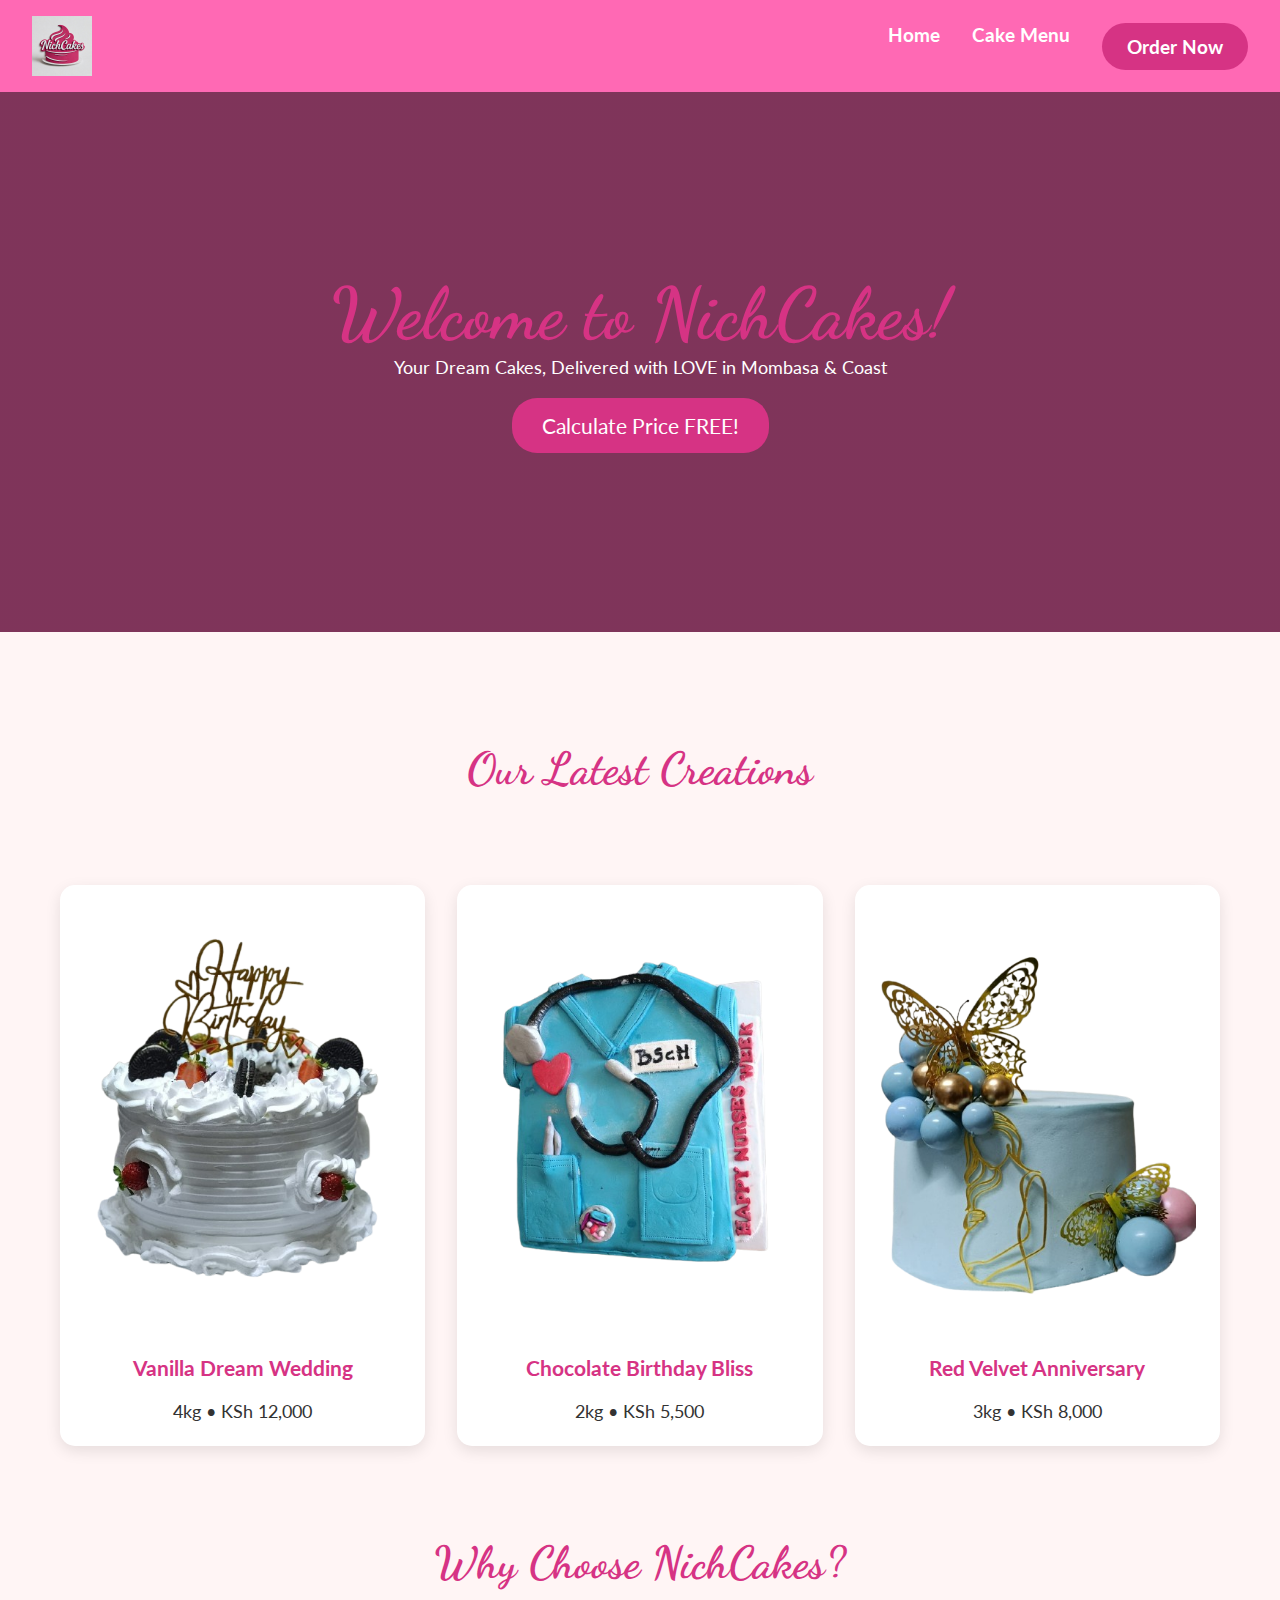
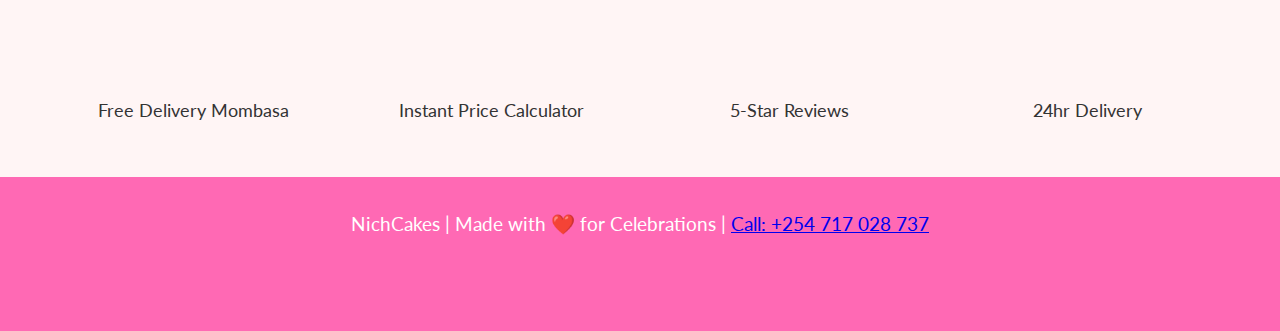
<file: index.html>
<!DOCTYPE html>
<html lang="en">
<head>
    <meta charset="UTF-8">
    <meta name="viewport" content="width=device-width, initial-scale=1.0">
    <title>NichCakes | Custom Celebration Cakes Mombasa | Order Now!</title>
    <meta name="description" content="Custom cakes Mombasa! Wedding, Birthday, Anniversary. From KSh 2,500. FREE calculator + delivery. Order NichCakes today!">
    <meta name="keywords" content="cakes Mombasa, birthday cake, wedding cake, custom cake, cake delivery Kilifi">
    <meta property="og:title" content="NichCakes | Best Custom Cakes Mombasa">
    <meta property="og:description" content="Delicious custom cakes! Calculate price instantly. Delivery available.">
    <meta property="og:image" content="https://nichcakes.com/assets/logo.png">
    <meta property="og:url" content="https://nichcakes.com/">
    <link rel="canonical" href="https://nichcakes.com/">
    <link rel="icon" href="./assets/logo.png">
    <link href="https://fonts.googleapis.com/css2?family=Dancing+Script:wght@700&family=Lato:wght@400;700&display=swap" rel="stylesheet">
    <link rel="stylesheet" href="./style.css">
    <!-- GA4 -->
    <script async src="https://www.googletagmanager.com/gtag/js?id=G-05M38MYK0G"></script>
    <script>
      window.dataLayer = window.dataLayer || [];
      function gtag(){dataLayer.push(arguments);}
      gtag('js', new Date());
      gtag('config', 'G-05M38MYK0G');
    </script>
</head>
<body>
    <header>
        <nav class="navbar">
            <img src="./assets/logo.png" alt="NichCakes Logo" class="logo">
            <div class="nav-links">
                <a href="index.html">Home</a>
                <a href="cake-menu.html">Cake Menu</a>
                <a href="order-now.html" class="cta-btn">Order Now</a>
            </div>
        </nav>
        <div class="hero">
            <div class="hero-content">
                <h1>Welcome to NichCakes!</h1>
                <p>Your Dream Cakes, Delivered with LOVE in Mombasa & Coast</p>
                <a href="order-now.html" class="hero-btn">Calculate Price FREE!</a>
            </div>
        </div>
    </header>

    <main class="container">
        <section class="cakes-showcase">
            <h2>Our Latest Creations</h2>
            <div class="cakes-grid">
                <div class="cake-card">
                    <img src="./assets/cake1.jpg" alt="Wedding Cake">
                    <h3>Vanilla Dream Wedding</h3>
                    <p>4kg • KSh 12,000</p>
                </div>
                <div class="cake-card">
                    <img src="./assets/cake2.jpg" alt="Birthday Cake">
                    <h3>Chocolate Birthday Bliss</h3>
                    <p>2kg • KSh 5,500</p>
                </div>
                <div class="cake-card">
                    <img src="./assets/cake3.jpg" alt="Anniversary Cake">
                    <h3>Red Velvet Anniversary</h3>
                    <p>3kg • KSh 8,000</p>
                </div>
            </div>
        </section>

        <section class="why-us">
            <h2>Why Choose NichCakes?</h2>
            <div class="features">
                <div class="feature"><i class="fas fa-truck"></i><span>Free Delivery Mombasa</span></div>
                <div class="feature"><i class="fas fa-calculator"></i><span>Instant Price Calculator</span></div>
                <div class="feature"><i class="fas fa-star"></i><span>5-Star Reviews</span></div>
                <div class="feature"><i class="fas fa-clock"></i><span>24hr Delivery</span></div>
            </div>
        </section>
    </main>

    <footer>
        <p>NichCakes | Made with ❤️ for Celebrations | <a href="tel:+254717028737">Call: +254 717 028 737</a></p>
        <div class="social">
            <a href="https://wa.me/254717028737" target="_blank"><i class="fab fa-whatsapp"></i></a>
            <a href="https://instagram.com/nichcakes" target="_blank"><i class="fab fa-instagram"></i></a>
        </div>
    </footer>

    <script src="./scripts/main.js"></script>
</body>
</html>
</file>
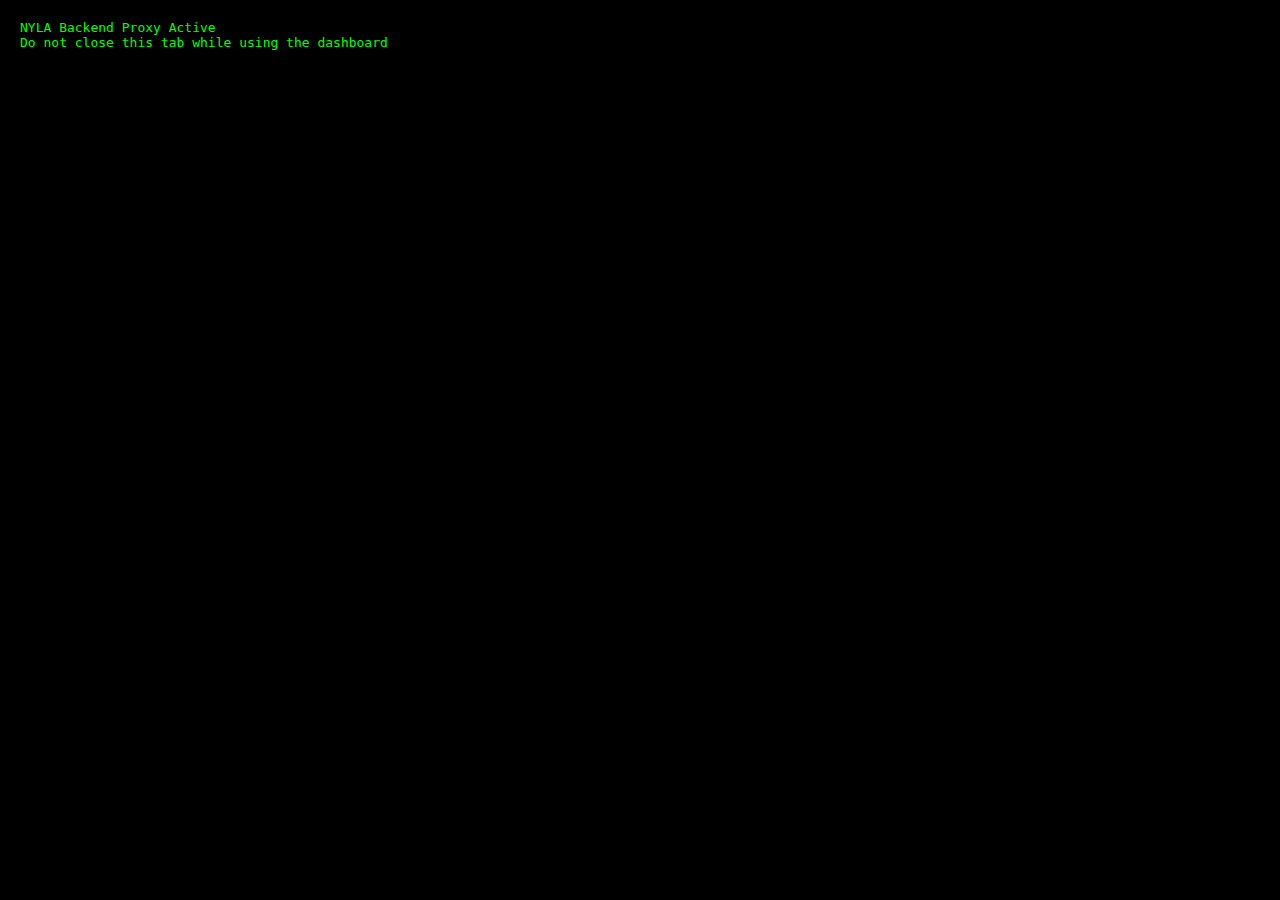
<file: backend.html>
<!DOCTYPE html>
<html>
<head>
  <meta charset="utf-8">
  <title>NYLA Backend Proxy</title>
  <script>
    const SECRET = "nyla2025";
    const SCRIPT_URL = "https://script.google.com/macros/s/AKfycbwjZV7O5sRKDxe1MkrbVLJkHis4bL4gg_2Hl60YiqMTyKvNR1nUZKKU9_rqfMBVKI3Jpg/exec";

    // Listen for messages from your dashboard
    window.addEventListener("message", async (event) => {
      // Only accept messages from your dashboard (change if you host elsewhere)
      if (!event.origin.includes("github.io") && event.origin !== "file://" && location.origin !== event.origin) return;

      const {id, action, project, payload} = event.data;

      try {
        let url = SCRIPT_URL;
        let options = {};

        if (action === "get") {
          url += `?action=get&project=${project}&secret=${SECRET}`;
        } else {
          options = {
            method: "POST",
            mode: "no-cors", // important
            body: JSON.stringify({action, project, secret: SECRET, ...payload})
          };
        }

        const res = await fetch(url, options);
        const text = await res.text();

        let data;
        try { data = JSON.parse(text); }
        catch(e) { data = {success: false, error: "Invalid JSON", raw: text}; }

        // Send result back
        event.source.postMessage({id, success: true, data}, event.origin);
      } catch (err) => {
        event.source.postMessage({id, success: false, error: err.message}, event.origin);
      };
    });

    // Let parent know we are ready
    window.parent.postMessage({type: "BACKEND_READY"}, "*");
  </script>
</head>
<body style="margin:0;background:#000;color:#0f0;font-family:monospace;padding:20px;">
  NYLA Backend Proxy Active<br>
  Do not close this tab while using the dashboard
</body>
</html>
</file>
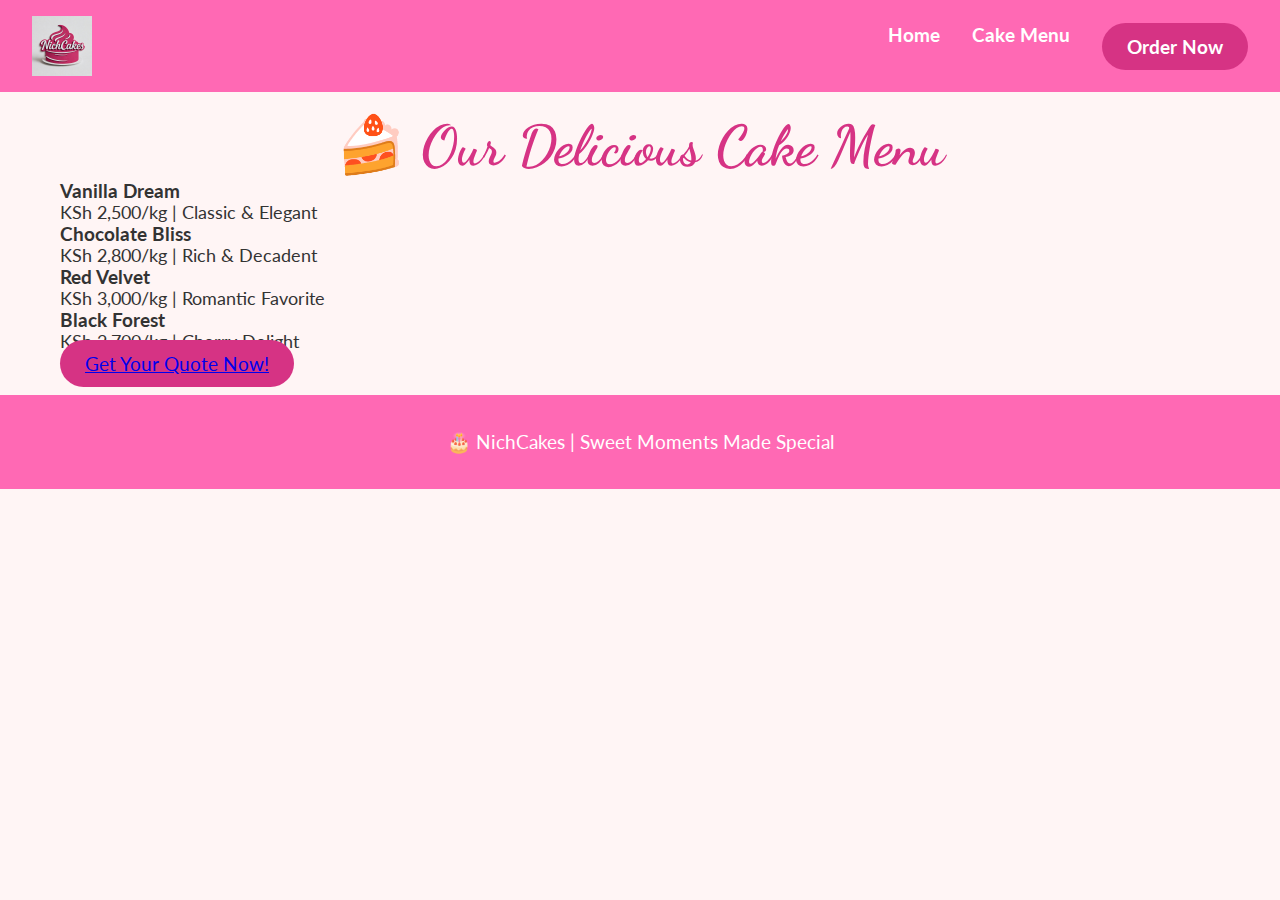
<file: cake-menu.html>
<!DOCTYPE html>
<html lang="en">
<head>
    <meta charset="UTF-8">
    <meta name="viewport" content="width=device-width, initial-scale=1.0">
    <title>Cake Menu | NichCakes Mombasa</title>
    <meta name="description" content="Vanilla, Chocolate, Red Velvet, Black Forest. Prices from KSh 2,500/kg. Custom designs!">
    <link rel="icon" href="./assets/logo.png">
    <link href="https://fonts.googleapis.com/css2?family=Dancing+Script:wght@700&family=Lato:wght@400;700&display=swap" rel="stylesheet">
    <link rel="stylesheet" href="./style.css">
    <script async src="https://www.googletagmanager.com/gtag/js?id=G-05M38MYK0G"></script>
    <script>
      window.dataLayer = window.dataLayer || [];
      function gtag(){dataLayer.push(arguments);}
      gtag('js', new Date());
      gtag('config', 'G-05M38MYK0G');
    </script>
</head>
<body>
    <header>
        <nav class="navbar">
            <img src="./assets/logo.png" alt="NichCakes Logo" class="logo">
            <div class="nav-links">
                <a href="index.html">Home</a>
                <a href="cake-menu.html">Cake Menu</a>
                <a href="order-now.html" class="cta-btn">Order Now</a>
            </div>
        </nav>
    </header>

    <main class="container">
        <h1>🍰 Our Delicious Cake Menu</h1>
        <div class="menu-grid">
            <div class="menu-item">
                <h3>Vanilla Dream</h3>
                <p>KSh 2,500/kg | Classic & Elegant</p>
            </div>
            <div class="menu-item">
                <h3>Chocolate Bliss</h3>
                <p>KSh 2,800/kg | Rich & Decadent</p>
            </div>
            <div class="menu-item">
                <h3>Red Velvet</h3>
                <p>KSh 3,000/kg | Romantic Favorite</p>
            </div>
            <div class="menu-item">
                <h3>Black Forest</h3>
                <p>KSh 2,700/kg | Cherry Delight</p>
            </div>
        </div>
        <a href="order-now.html" class="cta-btn full">Get Your Quote Now!</a>
    </main>

    <footer>
        <p>🎂 NichCakes | Sweet Moments Made Special</p>
    </footer>

    <script src="./scripts/main.js"></script>
</body>
</html>
</file>
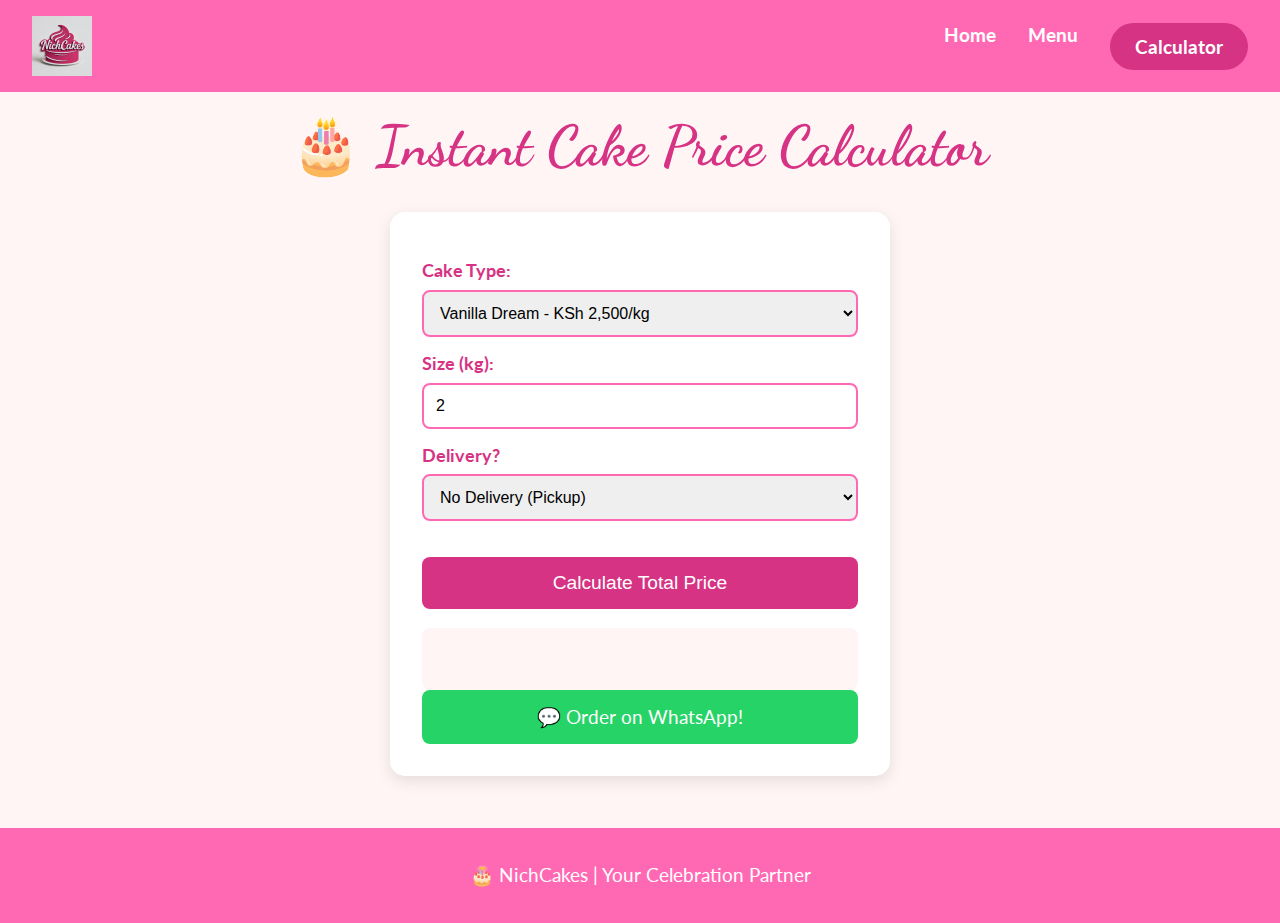
<file: order-now.html>
<!DOCTYPE html>
<html lang="en">
<head>
    <meta charset="UTF-8">
    <meta name="viewport" content="width=device-width, initial-scale=1.0">
    <title>Order Now | Cake Price Calculator | NichCakes</title>
    <meta name="description" content="Instant cake price calculator! Select type, size, delivery. Get exact quote in seconds!">
    <link rel="icon" href="./assets/logo.png">
    <link href="https://fonts.googleapis.com/css2?family=Dancing+Script:wght@700&family=Lato:wght@400;700&display=swap" rel="stylesheet">
    <link rel="stylesheet" href="./style.css">
    <script async src="https://www.googletagmanager.com/gtag/js?id=G-05M38MYK0G"></script>
    <script>
      window.dataLayer = window.dataLayer || [];
      function gtag(){dataLayer.push(arguments);}
      gtag('js', new Date());
      gtag('config', 'G-05M38MYK0G');
    </script>
</head>
<body>
    <header>
        <nav class="navbar">
            <img src="./assets/logo.png" alt="NichCakes Logo" class="logo">
            <div class="nav-links">
                <a href="index.html">Home</a>
                <a href="cake-menu.html">Menu</a>
                <a href="order-now.html" class="cta-btn">Calculator</a>
            </div>
        </nav>
    </header>

    <main class="container">
        <h1>🎂 Instant Cake Price Calculator</h1>
        <div class="calculator">
            <div class="form-group">
                <label>Cake Type:</label>
                <select id="cakeType" onchange="calculatePrice()">
                    <option value="vanilla">Vanilla Dream - KSh 2,500/kg</option>
                    <option value="chocolate">Chocolate Bliss - KSh 2,800/kg</option>
                    <option value="redvelvet">Red Velvet - KSh 3,000/kg</option>
                    <option value="blackforest">Black Forest - KSh 2,700/kg</option>
                </select>
            </div>
            <div class="form-group">
                <label>Size (kg):</label>
                <input type="number" id="size" min="1" max="10" value="2" onchange="calculatePrice()">
            </div>
            <div class="form-group">
                <label>Delivery?</label>
                <select id="delivery" onchange="calculatePrice()">
                    <option value="no">No Delivery (Pickup)</option>
                    <option value="yes">Yes - Delivery</option>
                </select>
            </div>
            <div class="form-group" id="distanceGroup" style="display:none;">
                <label>Kilometers from Mombasa:</label>
                <input type="number" id="distance" min="1" max="100" value="5" onchange="calculatePrice()">
            </div>
            <button onclick="calculatePrice()">Calculate Total Price</button>
            <div class="result" id="priceResult"></div>
            <div class="order-btn">
                <a href="https://wa.me/2547XXXXXXXX?text=I%20want%20to%20order:%20[QUOTE]" class="whatsapp-btn" id="whatsappBtn">💬 Order on WhatsApp!</a>
            </div>
        </div>
    </main>

    <footer>
        <p>🎂 NichCakes | Your Celebration Partner</p>
    </footer>

    <script src="./scripts/calculator.js"></script>
</body>
</html>
</file>
<file: style.css>
* { margin: 0; padding: 0; box-sizing: border-box; }
body { font-family: 'Lato', sans-serif; background: #fff5f5; color: #333; font-size: 16px; } /* Increased base font */
h1 { font-family: 'Dancing Script', cursive; font-size: 3.5em; color: #d63384; text-align: center; } /* Bigger */
h2 { font-family: 'Dancing Script', cursive; font-size: 2.8em; color: #d63384; text-align: center; margin: 2em 0; } /* Bigger */
p { font-size: 1.1em; } /* Increased readability */
.container { max-width: 1200px; margin: 0 auto; padding: 20px; }

.navbar { display: flex; justify-content: space-between; align-items: center; padding: 1em 2em; background: #ff69b4; color: white; position: relative; }
.logo { height: 60px; } /* Slightly larger logo */
.nav-links { display: flex; gap: 2em; }
.nav-links a { color: white; text-decoration: none; font-weight: bold; font-size: 1.2em; } /* Bigger text */
.cta-btn { background: #d63384; padding: 12px 25px; border-radius: 25px; font-size: 1.2em; }
.menu-toggle { display: none; font-size: 1.5em; background: none; border: none; color: white; cursor: pointer; }

.hero { background: linear-gradient(rgba(0,0,0,0.5), rgba(0,0,0,0.5)), url('data:image/svg+xml,<svg xmlns="http://www.w3.org/2000/svg" viewBox="0 0 1000 500"><rect fill="%23ff69b4" width="1000" height="500"/></svg>'); background-size: cover; height: 60vh; display: flex; align-items: center; justify-content: center; text-align: center; color: white; }
.hero-content h1 { font-size: 4.5em; } /* Bigger */
.hero-btn { background: #d63384; color: white; padding: 15px 30px; border-radius: 25px; text-decoration: none; font-size: 1.3em; display: inline-block; margin-top: 1em; }

.cakes-grid { display: grid; grid-template-columns: repeat(auto-fit, minmax(250px, 1fr)); gap: 2em; margin: 2em 0; } /* Adjusted for 9 cakes */
.cake-card { background: white; padding: 1.5em; border-radius: 15px; box-shadow: 0 5px 15px rgba(0,0,0,0.1); text-align: center; }
.cake-card img { width: 100%; border-radius: 10px; }
.cake-card h3 { color: #d63384; margin: 1em 0; font-size: 1.3em; } /* Bigger */
.cake-card p { font-size: 1.1em; } /* Bigger */

.calculator { background: white; padding: 2em; border-radius: 15px; box-shadow: 0 5px 15px rgba(0,0,0,0.1); max-width: 500px; margin: 2em auto; }
.form-group { margin: 1em 0; }
.form-group label { display: block; font-weight: bold; color: #d63384; margin-bottom: 0.5em; font-size: 1.1em; }
.form-group input, .form-group select { width: 100%; padding: 12px; border: 2px solid #ff69b4; border-radius: 8px; font-size: 16px; }
button { width: 100%; padding: 15px; background: #d63384; color: white; border: none; border-radius: 8px; font-size: 1.2em; cursor: pointer; margin: 1em 0; }
.result { background: #fff5f5; padding: 1.5em; border-radius: 8px; font-size: 1.3em; text-align: center; font-weight: bold; color: #d63384; }
.whatsapp-btn { background: #25D366; color: white; padding: 15px; text-decoration: none; display: block; text-align: center; border-radius: 8px; font-size: 1.2em; }

.features { display: grid; grid-template-columns: repeat(auto-fit, minmax(200px, 1fr)); gap: 2em; margin: 2em 0; }
.feature { text-align: center; font-size: 1.1em; }
.feature i { font-size: 2.2em; color: #d63384; }

footer { background: #ff69b4; color: white; text-align: center; padding: 2em; font-size: 1.1em; }
.social { margin-top: 1em; }
.social a { color: white; font-size: 2em; margin: 0 1em; }

@media (max-width: 768px) {
    .menu-toggle { display: block; }
    .nav-links { display: none; flex-direction: column; position: absolute; top: 100%; left: 0; right: 0; background: #ff69b4; padding: 1em; }
    .nav-links.active { display: flex; }
    .nav-links a { padding: 0.5em 0; }
    .hero h1 { font-size: 2.5em; }
    .hero-btn { font-size: 1.1em; }
}
</file>
